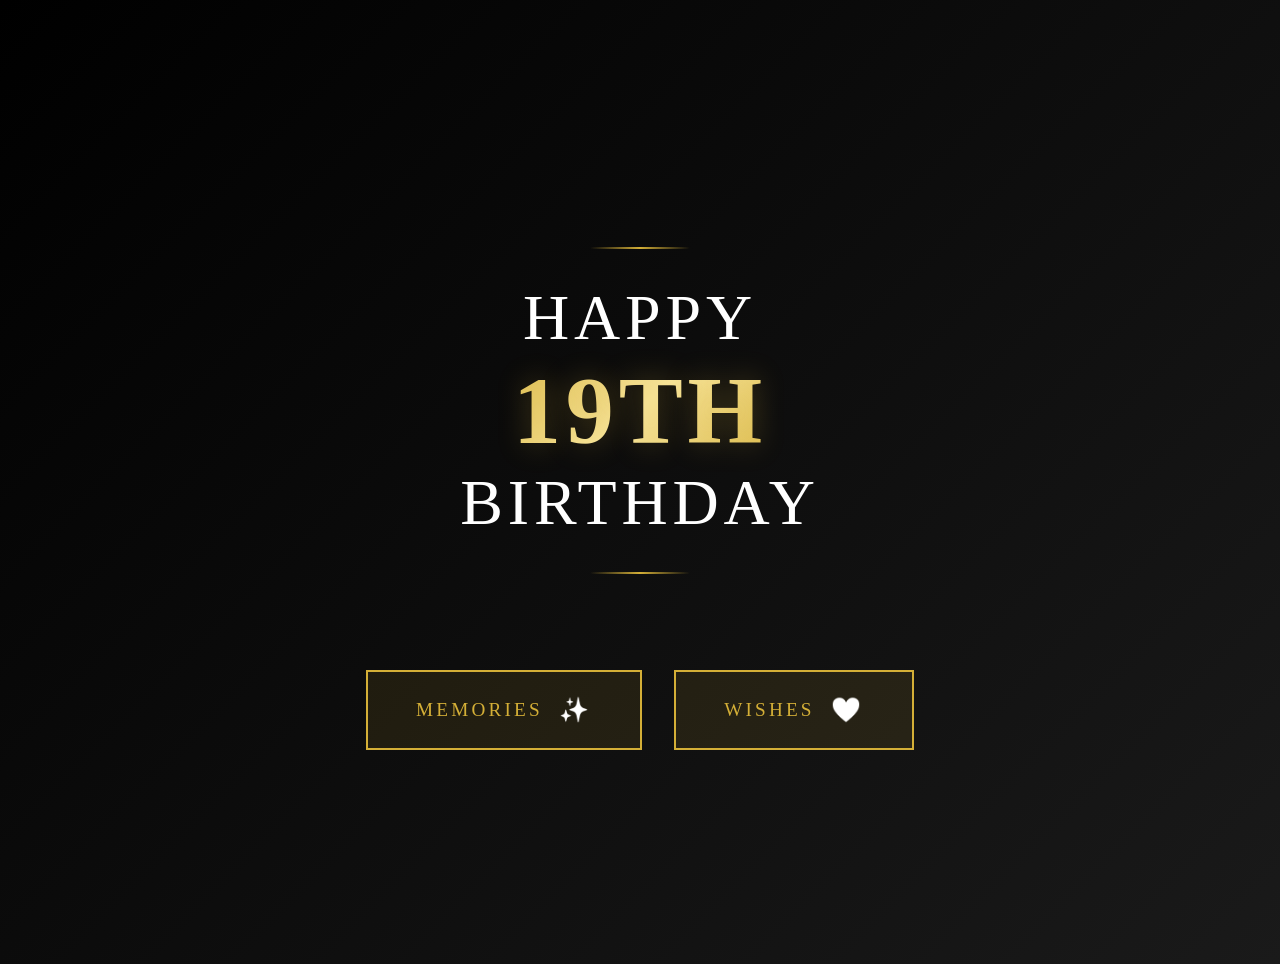
<file: index.html>
<!DOCTYPE html>
<html lang="en">
<head>
    <meta charset="UTF-8">
    <meta name="viewport" content="width=device-width, initial-scale=1.0">
    <title>Happy 19th Birthday</title>
    <link rel="stylesheet" href="style.css">
</head>
<body>
    <div class="container">
        <div class="content-wrapper">
            <div class="birthday-header">
                <div class="gold-accent"></div>
                <h1 class="main-title">
                    <span class="line">Happy</span>
                    <span class="line large">19th</span>
                    <span class="line">Birthday</span>
                </h1>
                <div class="gold-accent"></div>
            </div>

            <div class="navigation">
                <a href="memories.html" class="nav-button">
                    <span class="button-text">Memories</span>
                    <span class="button-icon">✨</span>
                </a>
                <a href="wishes.html" class="nav-button">
                    <span class="button-text">Wishes</span>
                    <span class="button-icon">💛</span>
                </a>
            </div>
        </div>

        <div class="floating-elements">
            <div class="float-element" style="left: 10%; animation-delay: 0s;"></div>
            <div class="float-element" style="left: 20%; animation-delay: 1s;"></div>
            <div class="float-element" style="left: 80%; animation-delay: 2s;"></div>
            <div class="float-element" style="left: 90%; animation-delay: 3s;"></div>
            <div class="float-element" style="left: 50%; animation-delay: 1.5s;"></div>
        </div>
    </div>

    <script type="module" src="script.js"></script>
</body>
</html>
</file>
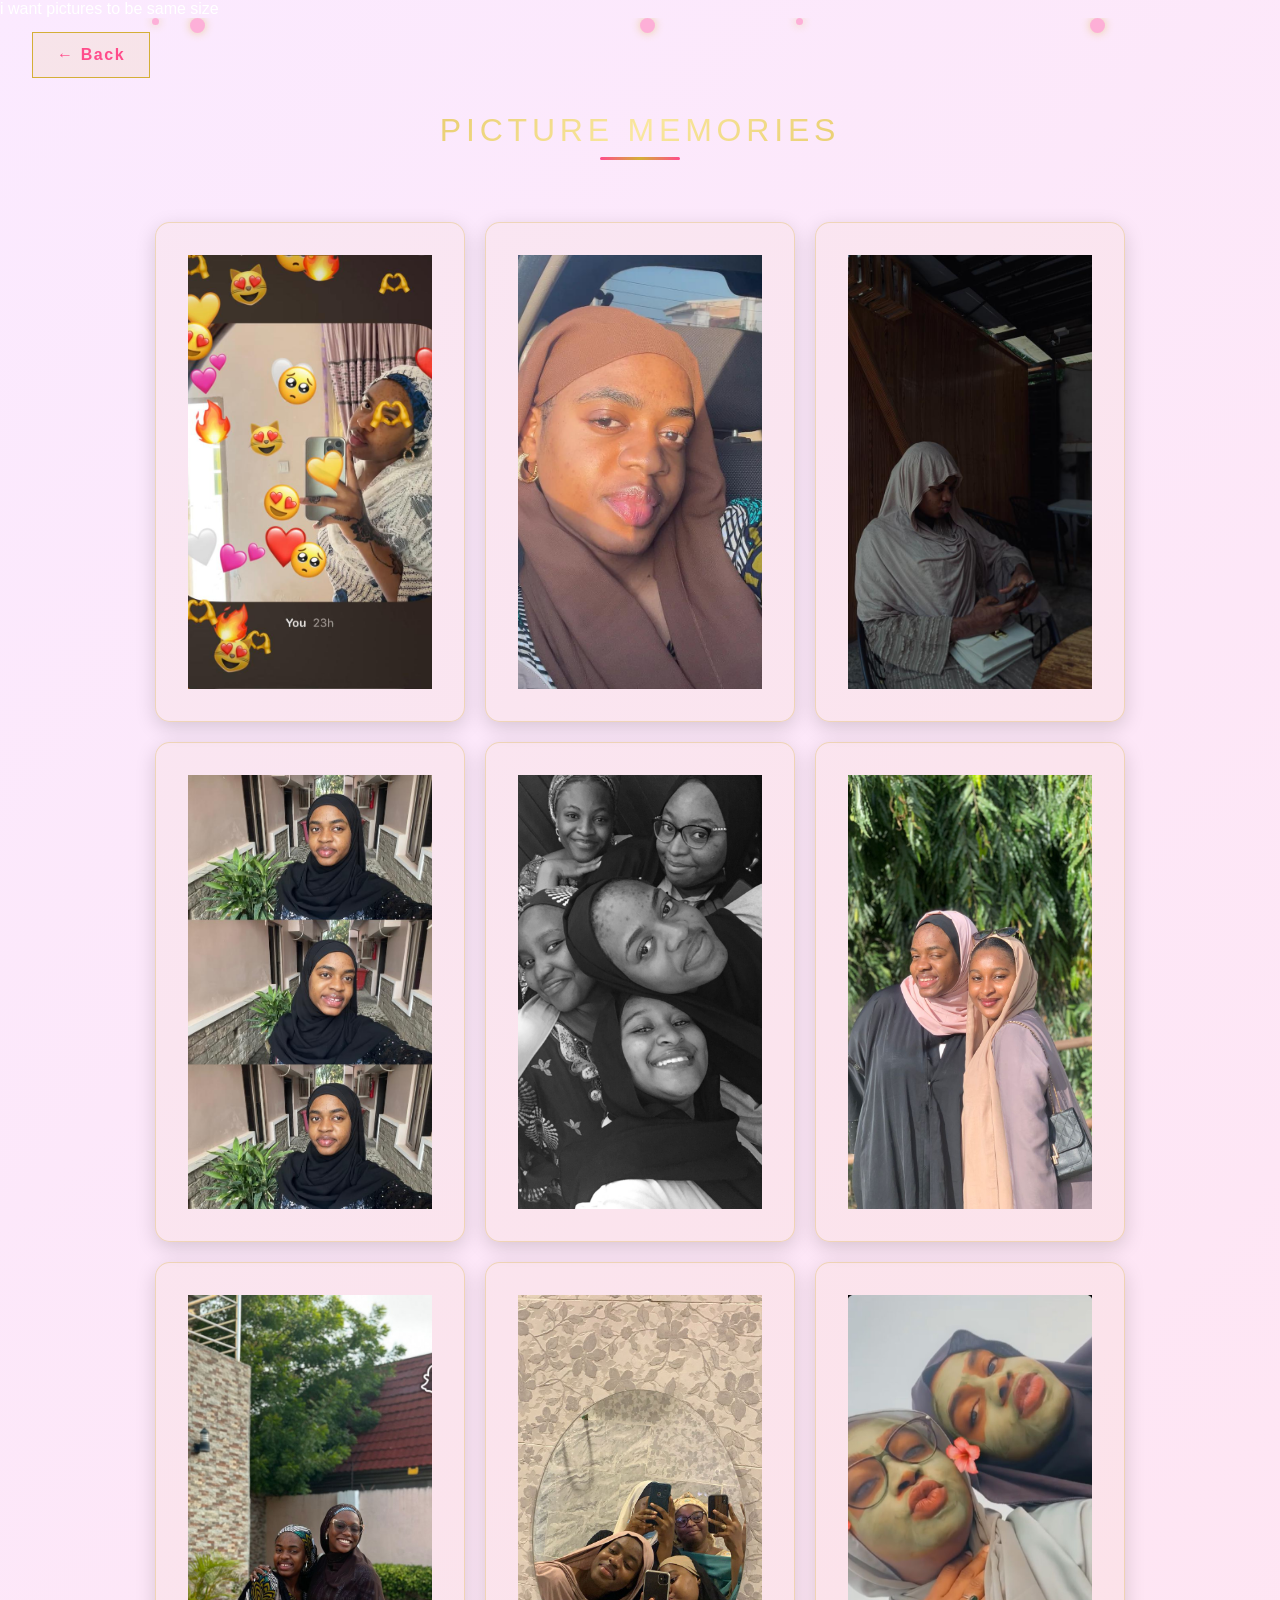
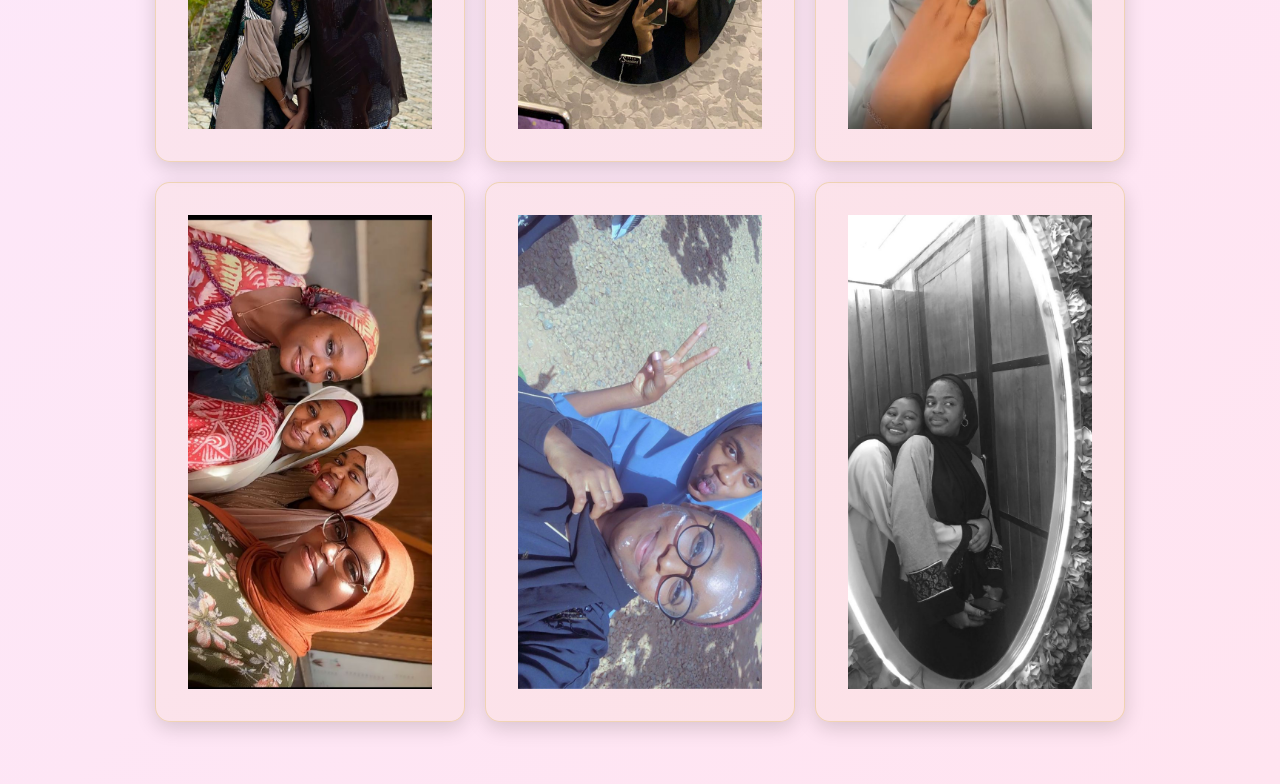
<file: memories.html>
i want pictures to be same size <!DOCTYPE html>
<html lang="en">
<head>
  <meta charset="UTF-8" />
  <meta name="viewport" content="width=device-width, initial-scale=1.0" />
  <title>Memories - Happy 19th Birthday</title>
  <link rel="stylesheet" href="style.css" />
  <style>
    body {
      background: linear-gradient(135deg, #fbeaff, #ffe4f0);
      font-family: 'Poppins', sans-serif;
      margin: 0;
      padding: 0;
    }

    .container {
      max-width: 1000px;
      margin: 0 auto;
      padding: 30px 15px;
      position: relative;
    }

    .back-button {
      text-decoration: none;
      color: #ff4c8b;
      font-weight: 600;
      font-size: 16px;
      display: inline-block;
      margin-bottom: 20px;
    }

    .page-header {
      text-align: center;
      margin-bottom: 30px;
    }

    .page-title {
      font-size: 2rem;
      color: #ff2e63;
      margin: 0;
    }

    .title-underline {
      width: 80px;
      height: 3px;
      background-color: #ff4c8b;
      margin: 8px auto;
      border-radius: 2px;
    }

    .memories-grid {
      display: grid;
      grid-template-columns: repeat(auto-fit, minmax(250px, 1fr));
      gap: 20px;
    }

    .memory-card {
      position: relative;
      border-radius: 15px;
      overflow: hidden;
      box-shadow: 0 6px 20px rgba(0, 0, 0, 0.15);
      transition: transform 0.3s ease, box-shadow 0.3s ease;
      cursor: pointer;
    }

    .memory-card:hover {
      transform: translateY(-5px);
      box-shadow: 0 12px 25px rgba(0, 0, 0, 0.2);
    }

    .memory-card img {
      width: 100%;
      height: 100%;
      object-fit: cover;
      display: block;
    }

    .memory-overlay {
      position: absolute;
      inset: 0;
      background: linear-gradient(to top, rgba(0, 0, 0, 0.7), transparent);
      display: flex;
      align-items: flex-end;
      justify-content: center;
      padding: 20px;
      color: #fff;
      opacity: 0;
      transition: opacity 0.3s ease;
    }

    .memory-card:hover .memory-overlay {
      opacity: 1;
    }

    .memory-overlay h3 {
      margin: 0;
      font-size: 1.1rem;
      font-weight: 600;
      text-align: center;
    }

    .floating-elements {
      position: absolute;
      top: 0;
      left: 0;
      right: 0;
      bottom: 0;
      overflow: hidden;
      z-index: -1;
    }

    .float-element {
      width: 15px;
      height: 15px;
      background-color: #ff77b4;
      border-radius: 50%;
      position: absolute;
      animation: float 6s ease-in-out infinite;
      opacity: 0.5;
    }

    @keyframes float {
      0%, 100% {
        transform: translateY(0);
      }
      50% {
        transform: translateY(-25px);
      }
    }
  </style>
</head>
<body>
  <div class="container">
    <a href="index.html" class="back-button">← Back</a>

    <div class="page-header">
      <h2 class="page-title">Picture Memories</h2>
      <div class="title-underline"></div>
    </div>

    <div class="memories-grid">
      <div class="memory-card">
        <img src="memory1.jpeg" alt="First Day Adventures" />
        <div class="memory-overlay">
          <h3>birtday girl</h3>
        </div>
      </div>

      <div class="memory-card">
        <img src="memory2.jpeg" alt="Summer Nights" />
        <div class="memory-overlay">
          <h3>birtday girl</h3>
        </div>
      </div>

      <div class="memory-card">
        <img src="memory3.jpeg" alt="Milestones & Triumphs" />
        <div class="memory-overlay">
          <h3>birtday girl</h3>
        </div>
      </div>

      <div class="memory-card">
        <img src="memory4.jpeg" alt="Through Thick & Thin" />
        <div class="memory-overlay">
          <h3>birtday girl</h3>
        </div>
      </div>

      <div class="memory-card">
        <img src="memory7.jpeg" alt="Unforgettable Moments" />
        <div class="memory-overlay">
          <h3>Unforgettable Moments</h3>
        </div>
      </div>

      <div class="memory-card">
        <img src="memory6.jpeg" alt="Looking Forward" />
        <div class="memory-overlay">
          <h3>Looking Forward</h3>
        </div>
      </div>
    

    <div class="memory-card">
        <img src="memory8.jpeg" alt="Unforgettable Moments" />
        <div class="memory-overlay">
          <h3>Unforgettable Moments</h3>
        </div>
      </div>

      <div class="memory-card">
        <img src="WhatsApp Image 2025-11-12 at 6.46.54 PM (1).jpeg" alt="Unforgettable Moments" />
        <div class="memory-overlay">
          <h3>Unforgettable Moments</h3>
        </div>
      </div>

      <div class="memory-card">
        <img src="WhatsApp Image 2025-11-12 at 6.46.54 PM (2).jpeg" alt="Unforgettable Moments" />
        <div class="memory-overlay">
          <h3>Unforgettable Moments</h3>
        </div>
      </div>
      <div class="memory-card">
        <img src="WhatsApp Image 2025-11-12 at 6.46.54 PM.jpeg" alt="Unforgettable Moments" />
        <div class="memory-overlay">
          <h3>Unforgettable Moments</h3>
        </div>
      </div>
      <div class="memory-card">
        <img src="WhatsApp Image 2025-11-12 at 6.46.53 PM.jpeg" alt="Unforgettable Moments" />
        <div class="memory-overlay">
          <h3>Unforgettable Moments</h3>
        </div>
      </div>
      <div class="memory-card">
        <img src="WhatsApp Image 2025-11-12 at 5.57.49 PM.jpeg" alt="Unforgettable Moments" />
        <div class="memory-overlay">
          <h3>Unforgettable Moments</h3>
        </div>
      </div>
      </div>

    <div class="floating-elements">
      <div class="float-element" style="left: 5%; animation-delay: 0s;"></div>
      <div class="float-element" style="left: 95%; animation-delay: 2s;"></div>
      <div class="float-element" style="left: 50%; animation-delay: 1s;"></div>
    </div>
  </div>

  <script type="module" src="script.js"></script>
</body>
</html>
</file>
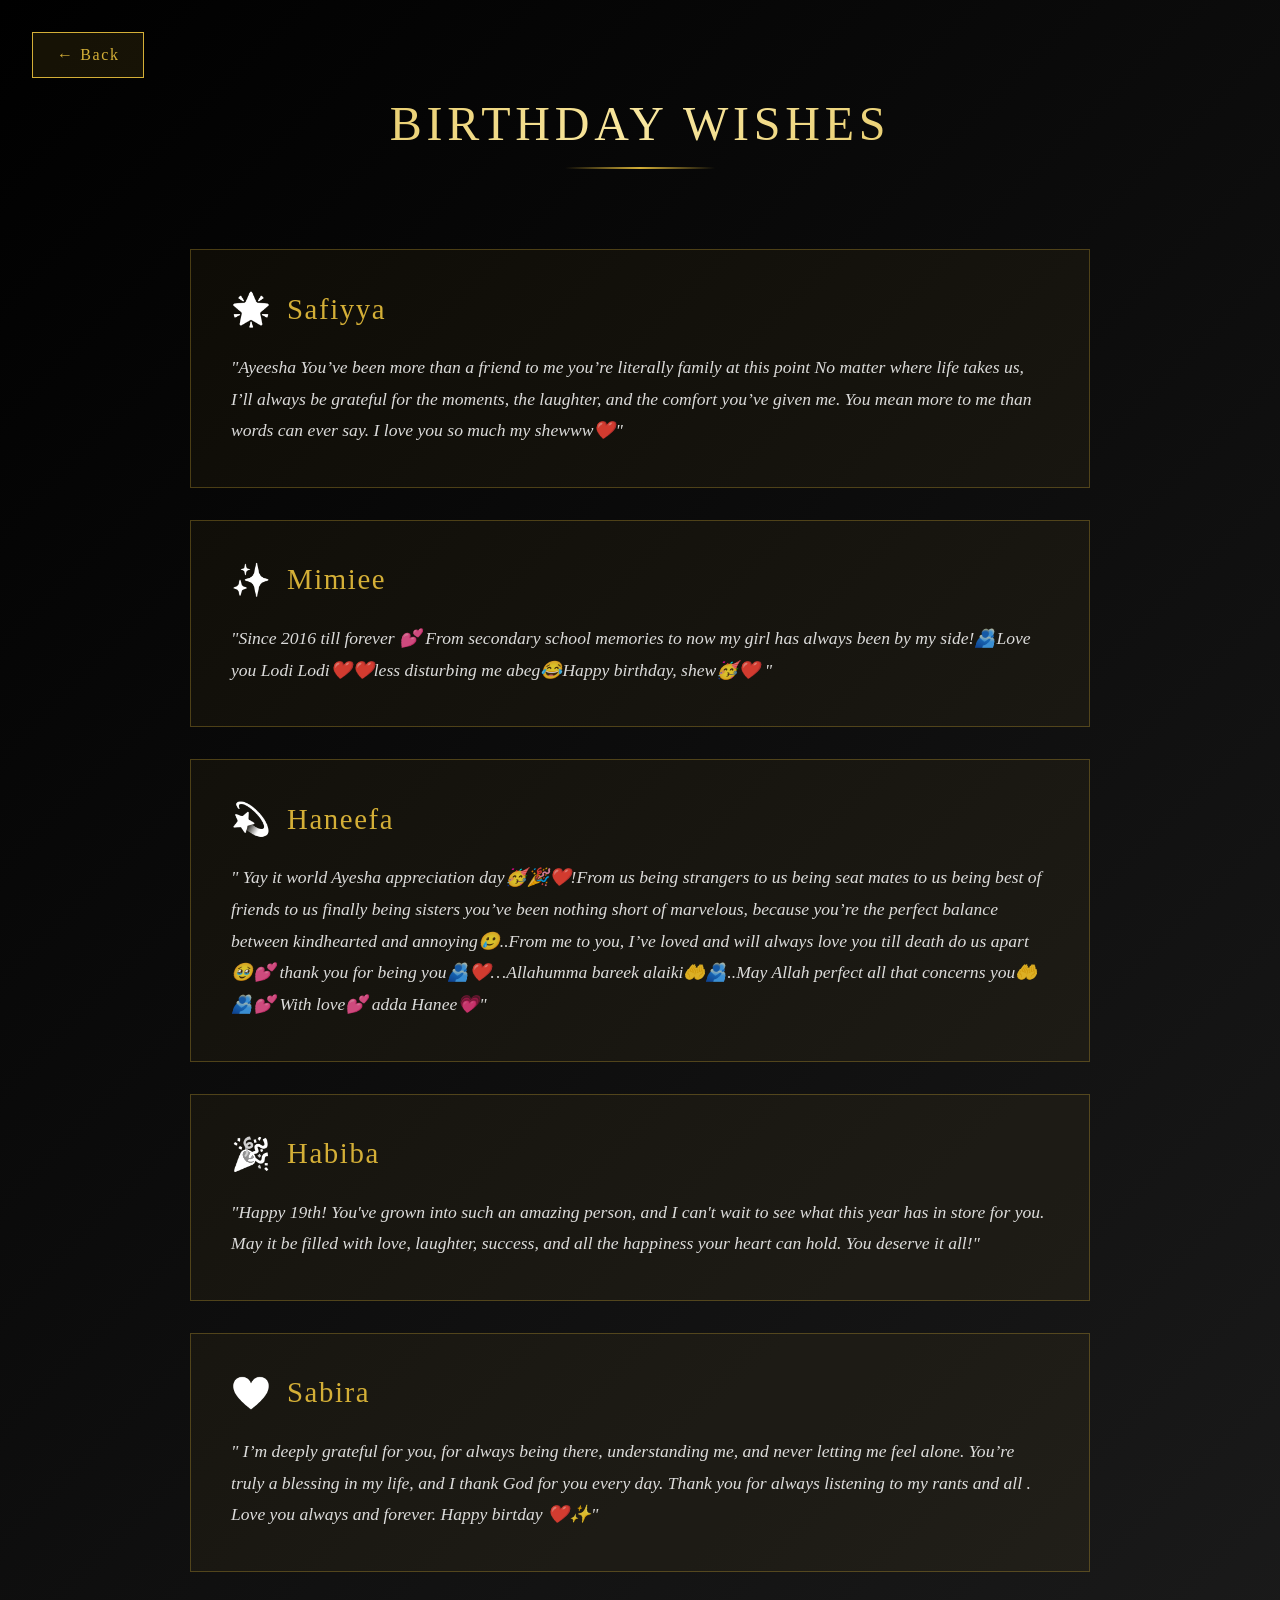
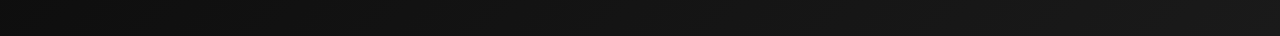
<file: wishes.html>
<!DOCTYPE html>
<html lang="en">
<head>
    <meta charset="UTF-8">
    <meta name="viewport" content="width=device-width, initial-scale=1.0">
    <title>Wishes - Happy 19th Birthday</title>
    <link rel="stylesheet" href="style.css">
</head>
<body>
    <div class="container">
        <a href="index.html" class="back-button">← Back</a>

        <div class="page-header">
            <h2 class="page-title">Birthday Wishes</h2>
            <div class="title-underline"></div>
        </div>

        <div class="wishes-container">
            <div class="wish-card" data-index="0">
                <div class="wish-header">
                    <div class="wish-icon">🌟</div>
                    <h3 class="wish-name">Safiyya </h3>
                </div>
                <p class="wish-message">"Ayeesha You’ve been more than a friend to me you’re literally family at this point No matter where life takes us, I’ll always be grateful for the moments, the laughter, and the comfort you’ve given me. You mean more to me than words can ever say. I love you so much my shewww❤️"</p>
            </div>

            <div class="wish-card" data-index="1">
                <div class="wish-header">
                    <div class="wish-icon">✨</div>
                    <h3 class="wish-name">Mimiee</h3>
                </div>
                <p class="wish-message">"Since 2016 till forever 💕 From secondary school memories to now my girl has always been by my side!🫂Love you Lodi Lodi❤️❤️less disturbing me abeg😂Happy birthday, shew🥳❤️                                             "</p>
            </div>

            <div class="wish-card" data-index="2">
                <div class="wish-header">
                    <div class="wish-icon">💫</div>
                    <h3 class="wish-name">Haneefa</h3>
                </div>
                <p class="wish-message">" Yay it world Ayesha appreciation day🥳🎉❤️!From us  being strangers to us being seat mates to us being best of friends to us finally being sisters you’ve been nothing short of marvelous, because you’re the perfect balance between kindhearted and annoying🥲..From me to you, I’ve loved and will always love you till death do us apart🥹💕 thank you for being you🫂❤️…Allahumma bareek alaiki🤲🫂..May Allah perfect all that concerns you🤲🫂💕
               With love💕 adda Hanee💗"</p>
            </div>

            <div class="wish-card" data-index="3">
                <div class="wish-header">
                    <div class="wish-icon">🎉</div>
                    <h3 class="wish-name">Habiba</h3>
                </div>
                <p class="wish-message">"Happy 19th! You've grown into such an amazing person, and I can't wait to see what this year has in store for you. May it be filled with love, laughter, success, and all the happiness your heart can hold. You deserve it all!"</p>
            </div>

            <div class="wish-card" data-index="4">
                <div class="wish-header">
                    <div class="wish-icon">💛</div>
                    <h3 class="wish-name">Sabira</h3>
                </div>
                <p class="wish-message">"  I’m deeply grateful for you, for always being there, understanding me, and never letting me feel alone.
You’re truly a blessing in my life, and I thank God for you every day. Thank you for always listening to my rants and all .  Love you always and forever. Happy birtday  ❤️✨"</p>
            </div>
        </div>

        <div class="floating-elements">
            <div class="float-element" style="left: 10%; animation-delay: 0s;"></div>
            <div class="float-element" style="left: 90%; animation-delay: 1.5s;"></div>
            <div class="float-element" style="left: 50%; animation-delay: 0.5s;"></div>
        </div>
    </div>

    <script type="module" src="script.js"></script>
</body>
</html>
</file>
<file: style.css>
* {
    margin: 0;
    padding: 0;
    box-sizing: border-box;
}

body {
    font-family: 'Georgia', 'Times New Roman', serif;
    background: linear-gradient(135deg, #000000 0%, #1a1a1a 100%);
    color: #ffffff;
    min-height: 100vh;
    overflow-x: hidden;
}

.container {
    min-height: 100vh;
    padding: 2rem;
    position: relative;
}

.content-wrapper {
    max-width: 1200px;
    margin: 0 auto;
    min-height: 100vh;
    display: flex;
    flex-direction: column;
    justify-content: center;
    align-items: center;
    position: relative;
    z-index: 10;
}

.birthday-header {
    text-align: center;
    margin-bottom: 4rem;
    animation: fadeInDown 1s ease-out;
}

.gold-accent {
    width: 100px;
    height: 2px;
    background: linear-gradient(90deg, transparent, #d4af37, transparent);
    margin: 2rem auto;
    animation: shimmer 2s infinite;
}

.main-title {
    font-size: 4rem;
    font-weight: 300;
    letter-spacing: 0.3rem;
    text-transform: uppercase;
}

.main-title .line {
    display: block;
    animation: fadeInUp 1s ease-out backwards;
}

.main-title .line:nth-child(1) {
    animation-delay: 0.2s;
}

.main-title .line:nth-child(2) {
    animation-delay: 0.4s;
}

.main-title .line:nth-child(3) {
    animation-delay: 0.6s;
}

.main-title .large {
    font-size: 6rem;
    background: linear-gradient(135deg, #d4af37 0%, #f9e79f 50%, #d4af37 100%);
    -webkit-background-clip: text;
    -webkit-text-fill-color: transparent;
    background-clip: text;
    font-weight: 700;
    text-shadow: 0 0 30px rgba(212, 175, 55, 0.3);
}

.navigation {
    display: flex;
    gap: 2rem;
    flex-wrap: wrap;
    justify-content: center;
}

.nav-button {
    position: relative;
    padding: 1.5rem 3rem;
    background: rgba(212, 175, 55, 0.1);
    border: 2px solid #d4af37;
    color: #d4af37;
    text-decoration: none;
    font-size: 1.2rem;
    letter-spacing: 0.2rem;
    text-transform: uppercase;
    transition: all 0.4s ease;
    overflow: hidden;
    display: flex;
    align-items: center;
    gap: 1rem;
    animation: fadeInUp 1s ease-out backwards 0.8s;
}

.nav-button::before {
    content: '';
    position: absolute;
    top: 0;
    left: -100%;
    width: 100%;
    height: 100%;
    background: linear-gradient(90deg, transparent, rgba(212, 175, 55, 0.3), transparent);
    transition: left 0.5s ease;
}

.nav-button:hover::before {
    left: 100%;
}

.nav-button:hover {
    background: rgba(212, 175, 55, 0.2);
    transform: translateY(-5px);
    box-shadow: 0 10px 30px rgba(212, 175, 55, 0.3);
}

.button-icon {
    font-size: 1.5rem;
    filter: grayscale(100%) brightness(200%);
}

.floating-elements {
    position: fixed;
    top: 0;
    left: 0;
    width: 100%;
    height: 100%;
    pointer-events: none;
    z-index: 1;
}

.float-element {
    position: absolute;
    width: 8px;
    height: 8px;
    background: #d4af37;
    border-radius: 50%;
    opacity: 0;
    animation: float 6s infinite ease-in-out;
    box-shadow: 0 0 10px #d4af37;
}

.back-button {
    position: fixed;
    top: 2rem;
    left: 2rem;
    padding: 0.8rem 1.5rem;
    background: rgba(212, 175, 55, 0.1);
    border: 1px solid #d4af37;
    color: #d4af37;
    text-decoration: none;
    font-size: 1rem;
    letter-spacing: 0.1rem;
    transition: all 0.3s ease;
    z-index: 100;
}

.back-button:hover {
    background: rgba(212, 175, 55, 0.2);
    transform: translateX(-5px);
}

.page-header {
    text-align: center;
    margin: 4rem 0 3rem;
    animation: fadeInDown 0.8s ease-out;
}

.page-title {
    font-size: 3rem;
    font-weight: 300;
    letter-spacing: 0.3rem;
    text-transform: uppercase;
    background: linear-gradient(135deg, #d4af37 0%, #f9e79f 50%, #d4af37 100%);
    -webkit-background-clip: text;
    -webkit-text-fill-color: transparent;
    background-clip: text;
    margin-bottom: 1rem;
}

.title-underline {
    width: 150px;
    height: 2px;
    background: linear-gradient(90deg, transparent, #d4af37, transparent);
    margin: 0 auto;
    animation: shimmer 2s infinite;
}

.memories-grid {
    display: grid;
    grid-template-columns: repeat(auto-fit, minmax(350px, 1fr));
    gap: 2rem;
    max-width: 1200px;
    margin: 0 auto;
    padding: 2rem 0;
}

.memory-card {
    background: rgba(212, 175, 55, 0.05);
    border: 1px solid rgba(212, 175, 55, 0.3);
    padding: 2rem;
    transition: all 0.4s ease;
    position: relative;
    overflow: hidden;
    opacity: 0;
    transform: translateY(30px);
    animation: fadeInUp 0.6s ease-out forwards;
}

.memory-card:nth-child(1) { animation-delay: 0.1s; }
.memory-card:nth-child(2) { animation-delay: 0.2s; }
.memory-card:nth-child(3) { animation-delay: 0.3s; }
.memory-card:nth-child(4) { animation-delay: 0.4s; }
.memory-card:nth-child(5) { animation-delay: 0.5s; }
.memory-card:nth-child(6) { animation-delay: 0.6s; }

.memory-card::before {
    content: '';
    position: absolute;
    top: 0;
    left: 0;
    width: 0;
    height: 2px;
    background: #d4af37;
    transition: width 0.4s ease;
}

.memory-card:hover {
    background: rgba(212, 175, 55, 0.1);
    transform: translateY(-10px);
    box-shadow: 0 15px 40px rgba(212, 175, 55, 0.2);
}

.memory-card:hover::before {
    width: 100%;
}

.memory-number {
    font-size: 4rem;
    font-weight: 700;
    color: rgba(212, 175, 55, 0.2);
    line-height: 1;
    margin-bottom: 1rem;
}

.memory-title {
    font-size: 1.5rem;
    color: #d4af37;
    margin-bottom: 1rem;
    font-weight: 400;
    letter-spacing: 0.1rem;
}

.memory-text {
    color: rgba(255, 255, 255, 0.8);
    line-height: 1.8;
    font-size: 1rem;
}

.wishes-container {
    max-width: 900px;
    margin: 0 auto;
    padding: 2rem 0;
    display: flex;
    flex-direction: column;
    gap: 2rem;
}

.wish-card {
    background: rgba(212, 175, 55, 0.05);
    border: 1px solid rgba(212, 175, 55, 0.3);
    padding: 2.5rem;
    position: relative;
    overflow: hidden;
    opacity: 0;
    transform: translateX(-50px);
    animation: slideInRight 0.6s ease-out forwards;
}

.wish-card:nth-child(1) { animation-delay: 0.1s; }
.wish-card:nth-child(2) { animation-delay: 0.2s; }
.wish-card:nth-child(3) { animation-delay: 0.3s; }
.wish-card:nth-child(4) { animation-delay: 0.4s; }
.wish-card:nth-child(5) { animation-delay: 0.5s; }

.wish-card::after {
    content: '';
    position: absolute;
    left: 0;
    top: 0;
    height: 100%;
    width: 4px;
    background: #d4af37;
    transform: scaleY(0);
    transition: transform 0.4s ease;
}

.wish-card:hover::after {
    transform: scaleY(1);
}

.wish-card:hover {
    background: rgba(212, 175, 55, 0.1);
    transform: translateX(10px);
}

.wish-header {
    display: flex;
    align-items: center;
    gap: 1rem;
    margin-bottom: 1.5rem;
}

.wish-icon {
    font-size: 2rem;
    filter: grayscale(100%) brightness(200%);
}

.wish-name {
    font-size: 1.8rem;
    color: #d4af37;
    font-weight: 400;
    letter-spacing: 0.1rem;
}

.wish-message {
    color: rgba(255, 255, 255, 0.85);
    line-height: 1.8;
    font-size: 1.1rem;
    font-style: italic;
}

@keyframes fadeInDown {
    from {
        opacity: 0;
        transform: translateY(-30px);
    }
    to {
        opacity: 1;
        transform: translateY(0);
    }
}

@keyframes fadeInUp {
    from {
        opacity: 0;
        transform: translateY(30px);
    }
    to {
        opacity: 1;
        transform: translateY(0);
    }
}

@keyframes slideInRight {
    from {
        opacity: 0;
        transform: translateX(-50px);
    }
    to {
        opacity: 1;
        transform: translateX(0);
    }
}

@keyframes shimmer {
    0%, 100% {
        opacity: 0.5;
    }
    50% {
        opacity: 1;
    }
}

@keyframes float {
    0% {
        transform: translateY(100vh) scale(0);
        opacity: 0;
    }
    10% {
        opacity: 1;
    }
    90% {
        opacity: 1;
    }
    100% {
        transform: translateY(-100vh) scale(1);
        opacity: 0;
    }
}

@media (max-width: 768px) {
    .main-title {
        font-size: 2.5rem;
    }

    .main-title .large {
        font-size: 4rem;
    }

    .navigation {
        flex-direction: column;
        width: 100%;
        max-width: 300px;
    }

    .nav-button {
        width: 100%;
        justify-content: center;
    }

    .memories-grid {
        grid-template-columns: 1fr;
        padding: 1rem;
    }

    .page-title {
        font-size: 2rem;
    }

    .wish-card,
    .memory-card {
        padding: 1.5rem;
    }

    .back-button {
        top: 1rem;
        left: 1rem;
        padding: 0.6rem 1rem;
        font-size: 0.9rem;
    }
}

@media (max-width: 480px) {
    .main-title {
        font-size: 2rem;
        letter-spacing: 0.2rem;
    }

    .main-title .large {
        font-size: 3rem;
    }

    .memory-number {
        font-size: 3rem;
    }

    .memory-title {
        font-size: 1.2rem;
    }

    .wish-name {
        font-size: 1.4rem;
    }

    .wish-message {
        font-size: 1rem;
    }
}
</file>
